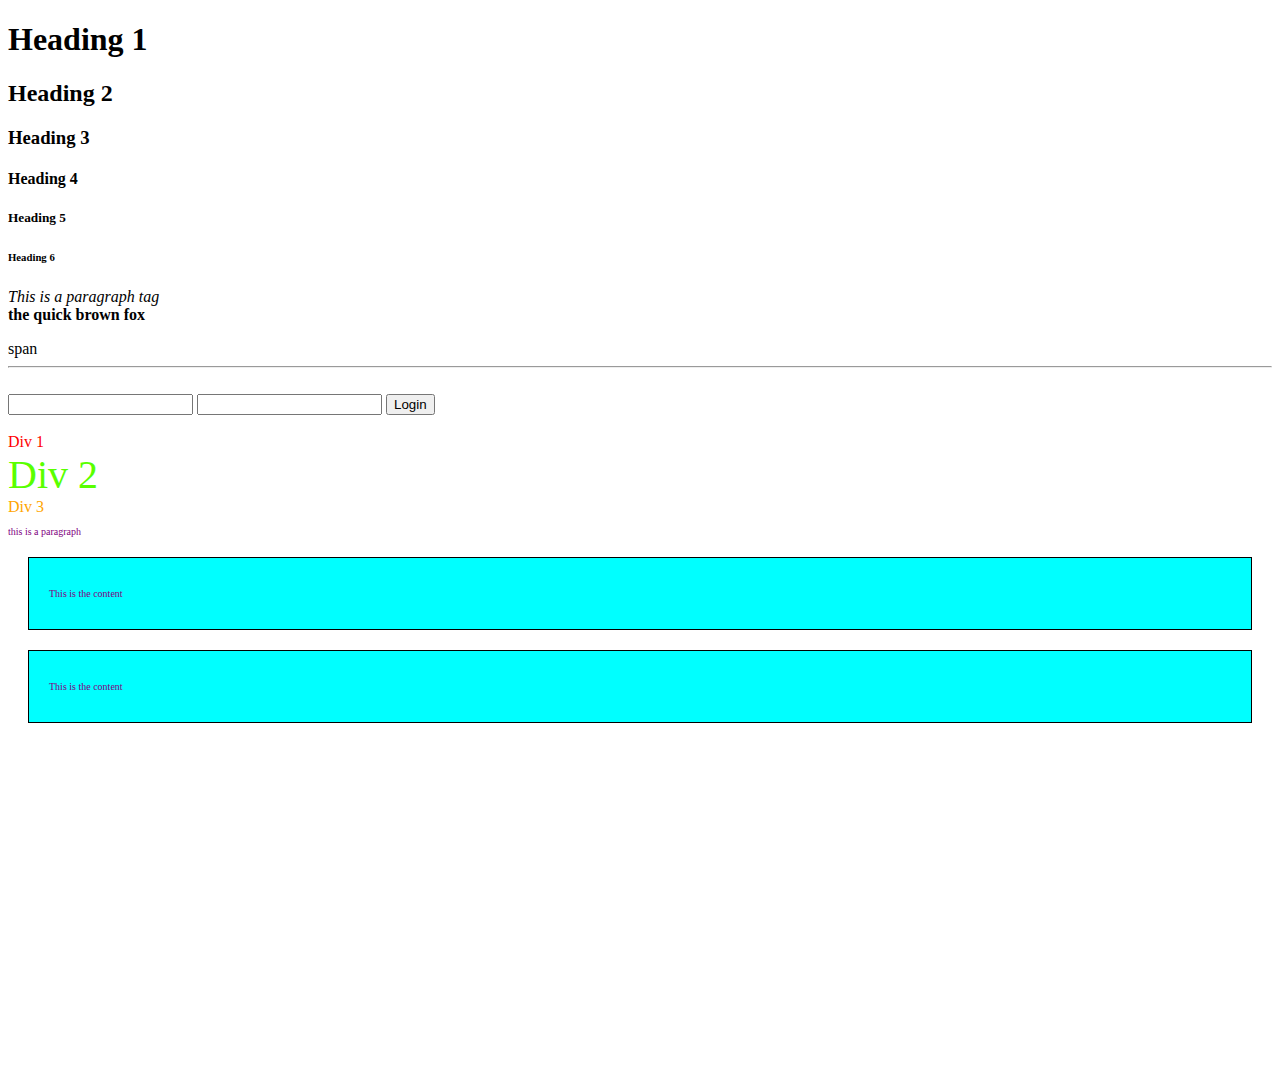
<file: index.html>
<!DOCTYPE html>
<html lang="en">
<head>
    <meta charset="UTF-8">
    <meta name="viewport" content="width=device-width, initial-scale=1.0">
    <title>Document</title>

    <!-- CSS = Styling html -->
    <!-- Internal CSS: Should be in the header -->
    <style>

        /* div {
            color: rgb(43, 0, 255);
            font-size: 14px;
        } */

        .box {
            color: rgb(89, 255, 0);
            font-size:40px;
        }

        #boxid2 {
            color: orange;
        }
        
        div p {
            color: purple;
            font-size: 10px;
        }

        .boxbox {
            padding: 20px;
            background-color: aqua;
            border: 1px solid black;
            margin: 20px;
        }

    </style>

</head>
<body>

    <!-- General syntax -->
    <h1>Heading 1</h1>
    <h2>Heading 2</h2>
    <h3>Heading 3</h3>
    <h4>Heading 4</h4>
    <h5>Heading 5</h5>
    <h6>Heading 6</h6>

    <p><i>This is a paragraph tag</i><br><strong>the quick brown fox</strong></p>
    <span>span</span>
    <hr> 
    <br>
    <strong></strong>
    <i></i>

    <!-- For forms, login -->
    <form>
        <input type="email" name="email" class=""/>
        <input type="password" name="password" class=""/>
        <button>Login</button>
    </form>

    <br>

    <!-- Shows the main and div -->
    <main>
        <div style="color:red">
            Div 1
        </div>

        <div class="box">
            Div 2
        </div>

        <div id="boxid2">
            Div 3
        </div>

        <div>
            <p>this is a paragraph</p>
        </div>
    </main>
    
    <main>
        <div class="boxbox">
            <p>This is the content</p>
        </div>
        
        <div class="boxbox">
            <p>This is the content</p>
        </div>

        <iframe width="560" height="315" src="https://www.youtube.com/embed/F8Zs8xMTDzo?si=dUNNgYrEv4P1UXOo" title="YouTube video player" frameborder="0" allow="accelerometer; autoplay; clipboard-write; encrypted-media; gyroscope; picture-in-picture; web-share" referrerpolicy="strict-origin-when-cross-origin" allowfullscreen></iframe>
    </main>

</body>
</html>
</file>
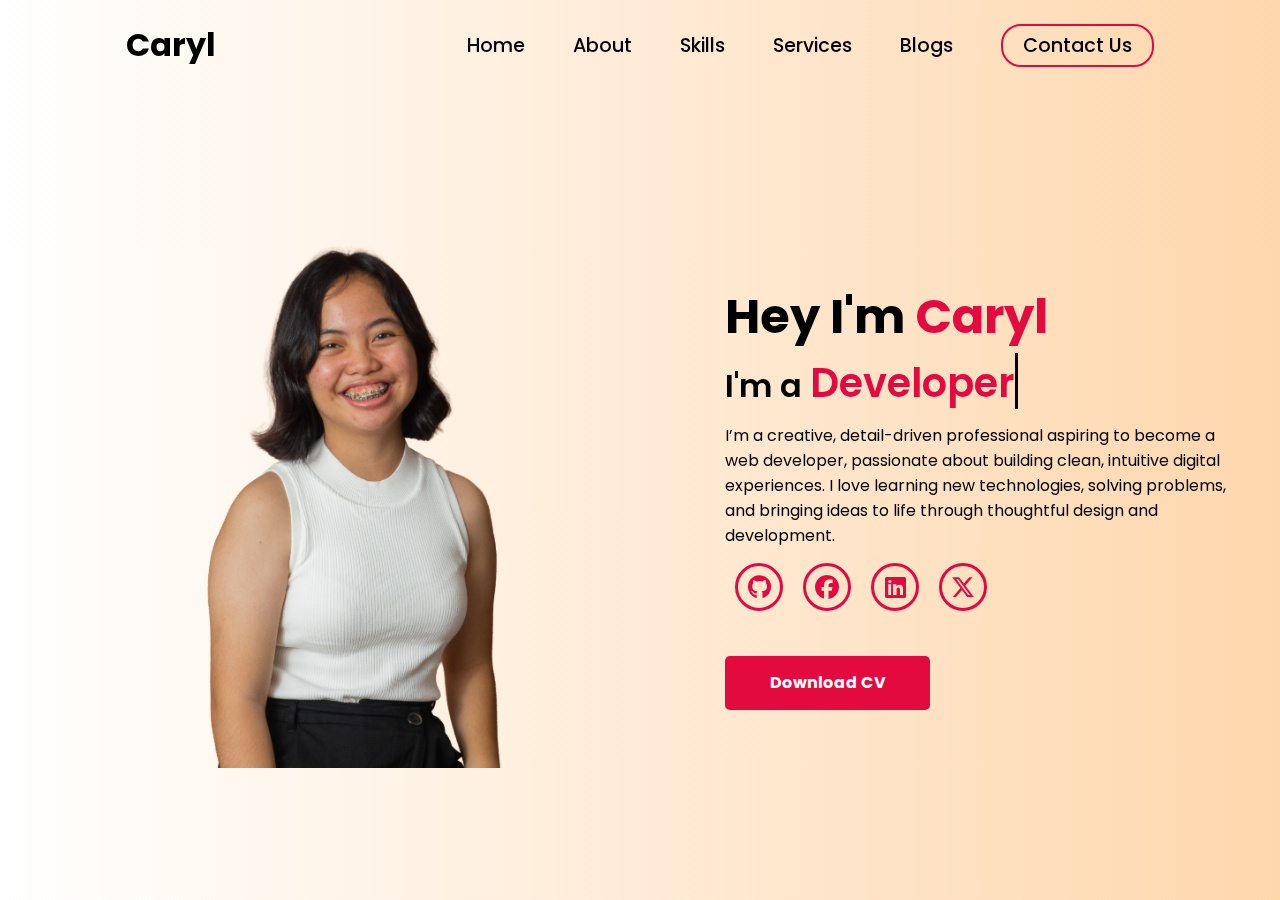
<file: Portfolio/index.html>
<!DOCTYPE html>
<html lang="en">
<head>
    <meta charset="UTF-8">
    <meta name="viewport" content="width=device-width, initial-scale=1.0">
    <link rel="stylesheet" href="https://cdnjs.cloudflare.com/ajax/libs/font-awesome/6.7.1/css/all.min.css">
    <title>Caryl Atienza</title>
    <link rel="stylesheet" href="style.css">
    <link rel="stylesheet" href="https://unpkg.com/aos@next/dist/aos.css" />
</head>
<body>
    <nav>
        <div class="nav-container">
            <div class="logo" data-aos="zoom-in" data-aos-duration="1000">
                <span>Caryl</span>
            </div>
            <div class="links">
                <div class="link" data-aos="fade-up" data-aos-duration="1000" data-aos-delay="100"><a href="#">Home</a></div>
                <div class="link" data-aos="fade-up" data-aos-duration="1000" data-aos-delay="200"><a href="#">About</a></div>
                <div class="link" data-aos="fade-up" data-aos-duration="1000" data-aos-delay="300"><a href="#">Skills</a></div>
                <div class="link" data-aos="fade-up" data-aos-duration="1000" data-aos-delay="400"><a href="#">Services</a></div>
                <div class="link" data-aos="fade-up" data-aos-duration="1000" data-aos-delay="500"><a href="#">Blogs</a></div>
                <div class="link contact-btn" data-aos="fade-up" data-aos-duration="1000" data-aos-delay="600"><a href="#">Contact Us</a></div>
            </div>
            <i class="fa-solid fa-bars hamburg" onclick="hamburg()"></i>
        </div>
        <div class="dropdown">
            <div class="links">
                <a href="">Home</a>
                <a href="">About</a>
                <a href="">Skills</a>
                <a href="">Services</a>
                <a href="">Blogs</a>
                <a href="">Contact Us</a>
                <i class="fa-solid fa-xmark cancel" onclick="cancel()"></i>
            </div>
        </div>
    </nav>
        <section>
            <div class="main-container">
                <div class="image" data-aos="zoom-in-right" data-aos-duration="2500">
                    <img src="main.png" alt="">
                </div>
                <div class="content">
                    <h1 data-aos="fade-left" data-aos-duration="1000" data-aos-delay="800">Hey I'm <span>Caryl</span></h1>
                    <div class="typewriter" data-aos="fade-right" data-aos-duration="1000" data-aos-delay="900">I'm a <span></span></div>
                    <p data-aos="flip-up" data-aos-duration="1000" data-aos-delay="1000">I’m a creative, detail-driven professional aspiring to become a web developer, passionate about building clean, intuitive digital experiences. I love learning new technologies, solving problems, and bringing ideas to life through thoughtful design and development.</p>
                    <div class="social-links" data-aos="flip-down" data-aos-duration="1000" data-aos-delay="1200">
                        <a href="#" ><i class="fa-brands fa-github"></i></a>
                        <a href="#"><i class="fa-brands fa-facebook"></i></a>
                        <a href="#"><i class="fa-brands fa-linkedin"></i></a>
                        <a href="#"><i class="fa-brands fa-x-twitter"></i></a>
                    </div>
                    <div class="btn" data-aos="zoom-out-left" data-aos-duration="1000" data-aos-delay="1300">
                        <button>Download CV</button>
                    </div>
                </div>
            </div>
        </section>
        <script src="https://unpkg.com/aos@next/dist/aos.js"></script>
        <script>
          AOS.init({offset:0});
        </script>
        <script>
            function hamburg(){
                const navbar = document.querySelector(".dropdown")
                navbar.style.transform = "translateY(0px)"
            }
            function cancel(){
                const navbar = document.querySelector(".dropdown")
                navbar.style.transform = "translateY(-500px)"
            }
        </script>
</body>
</html>
</file>
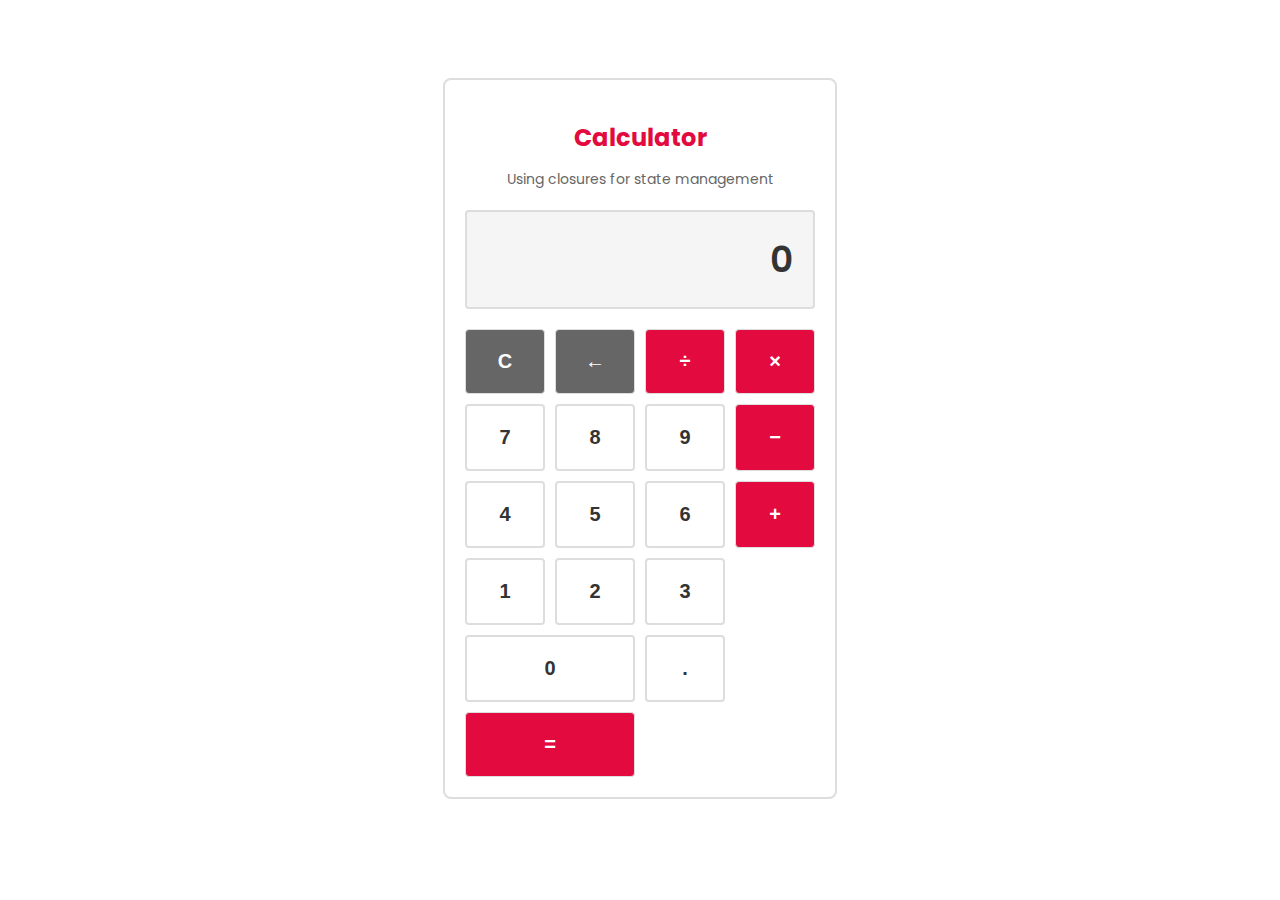
<file: Calcutor with Closure.html>
<!DOCTYPE html>
<html lang="en">
<head>
    <meta charset="UTF-8">
    <meta name="viewport" content="width=device-width, initial-scale=1.0">
    <title>Calculator with Closures</title>
    <link href="https://fonts.googleapis.com/css2?family=Poppins:wght@400;600&display=swap" rel="stylesheet">
    <style>
        body {
            font-family: "Poppins", sans-serif;
            background: white;
            padding: 20px;
        }

        .container {
            max-width: 350px;
            margin: 50px auto;
            padding: 20px;
            border: 2px solid #ddd;
            border-radius: 8px;
        }

        h2 {
            text-align: center;
            color: rgb(227, 10, 64);
            margin-bottom: 10px;
        }

        p {
            text-align: center;
            font-size: 14px;
            color: #666;
            margin-bottom: 20px;
        }

        .display {
            background: #f5f5f5;
            padding: 20px;
            border-radius: 4px;
            text-align: right;
            margin-bottom: 20px;
            font-size: 36px;
            font-weight: 600;
            color: #333;
            border: 2px solid #ddd;
            min-height: 50px;
        }

        .button-grid {
            display: grid;
            grid-template-columns: repeat(4, 1fr);
            gap: 10px;
        }

        button {
            padding: 20px;
            background: #f5f5f5;
            color: #333;
            border: 1px solid #ddd;
            border-radius: 4px;
            font-size: 20px;
            cursor: pointer;
            font-weight: 600;
        }

        button:hover {
            background: #e5e5e5;
        }

        .operator {
            background: rgb(227, 10, 64);
            color: white;
        }

        .operator:hover {
            background: rgb(200, 8, 55);
        }

        .number {
            background: white;
            border: 2px solid #ddd;
        }

        .number:hover {
            background: #f9f9f9;
        }

        .zero {
            grid-column: span 2;
        }

        .clear {
            background: #666;
            color: white;
        }

        .clear:hover {
            background: #555;
        }

        .equals {
            background: rgb(227, 10, 64);
            color: white;
            grid-column: span 2;
        }

        .equals:hover {
            background: rgb(200, 8, 55);
        }
    </style>
</head>

<body>

<div class="container">
    <h2>Calculator</h2>
    <p>Using closures for state management</p>

    <div class="display" id="display">0</div>

    <div class="button-grid">
        <button class="clear" onclick="clearDisplay()">C</button>
        <button class="clear" onclick="deleteDigit()">←</button>
        <button class="operator" onclick="setOperator('/')">÷</button>
        <button class="operator" onclick="setOperator('*')">×</button>

        <button class="number" onclick="appendNumber('7')">7</button>
        <button class="number" onclick="appendNumber('8')">8</button>
        <button class="number" onclick="appendNumber('9')">9</button>
        <button class="operator" onclick="setOperator('-')">−</button>

        <button class="number" onclick="appendNumber('4')">4</button>
        <button class="number" onclick="appendNumber('5')">5</button>
        <button class="number" onclick="appendNumber('6')">6</button>
        <button class="operator" onclick="setOperator('+')">+</button>

        <button class="number" onclick="appendNumber('1')">1</button>
        <button class="number" onclick="appendNumber('2')">2</button>
        <button class="number" onclick="appendNumber('3')">3</button>

        <button class="number zero" onclick="appendNumber('0')">0</button>
        <button class="number" onclick="appendNumber('.')">.</button>
        <button class="equals" onclick="calculate()">=</button>
    </div>
</div>

<script>
    // Calculator using closures to maintain private state
    function createCalculator() {
        let currentValue = "0";
        let previousValue = null;
        let operator = null;
        let shouldResetDisplay = false;

        return {
            appendNumber: function(num) {
                if (shouldResetDisplay) {
                    currentValue = num;
                    shouldResetDisplay = false;
                } else {
                    if (currentValue === "0" && num !== ".") {
                        currentValue = num;
                    } else {
                        if (num === "." && currentValue.includes(".")) return currentValue;
                        currentValue += num;
                    }
                }
                return currentValue;
            },

            setOperator: function(op) {
                if (previousValue === null) {
                    previousValue = parseFloat(currentValue);
                } else if (operator) {
                    previousValue = this.performCalculation();
                }
                operator = op;
                shouldResetDisplay = true;
                return currentValue;
            },

            performCalculation: function() {
                let current = parseFloat(currentValue);
                let result;

                switch(operator) {
                    case '+':
                        result = previousValue + current;
                        break;
                    case '-':
                        result = previousValue - current;
                        break;
                    case '*':
                        result = previousValue * current;
                        break;
                    case '/':
                        if (current === 0) {
                            alert("Cannot divide by zero!");
                            return previousValue;
                        }
                        result = previousValue / current;
                        break;
                    default:
                        return current;
                }
                return result;
            },

            calculate: function() {
                if (operator === null || previousValue === null) {
                    return currentValue;
                }
                currentValue = String(this.performCalculation());
                operator = null;
                previousValue = null;
                shouldResetDisplay = true;
                return currentValue;
            },

            clear: function() {
                currentValue = "0";
                previousValue = null;
                operator = null;
                shouldResetDisplay = false;
                return currentValue;
            },

            deleteDigit: function() {
                if (currentValue.length > 1) {
                    currentValue = currentValue.slice(0, -1);
                } else {
                    currentValue = "0";
                }
                return currentValue;
            },

            getCurrentValue: function() {
                return currentValue;
            }
        };
    }

    // Create calculator instance using closure
    const calc = createCalculator();

    function updateDisplay() {
        document.getElementById("display").innerText = calc.getCurrentValue();
    }

    function appendNumber(num) {
        calc.appendNumber(num);
        updateDisplay();
    }

    function setOperator(op) {
        calc.setOperator(op);
        updateDisplay();
    }

    function calculate() {
        calc.calculate();
        updateDisplay();
    }

    function clearDisplay() {
        calc.clear();
        updateDisplay();
    }

    function deleteDigit() {
        calc.deleteDigit();
        updateDisplay();
    }
</script>

</body>
</html>
</file>
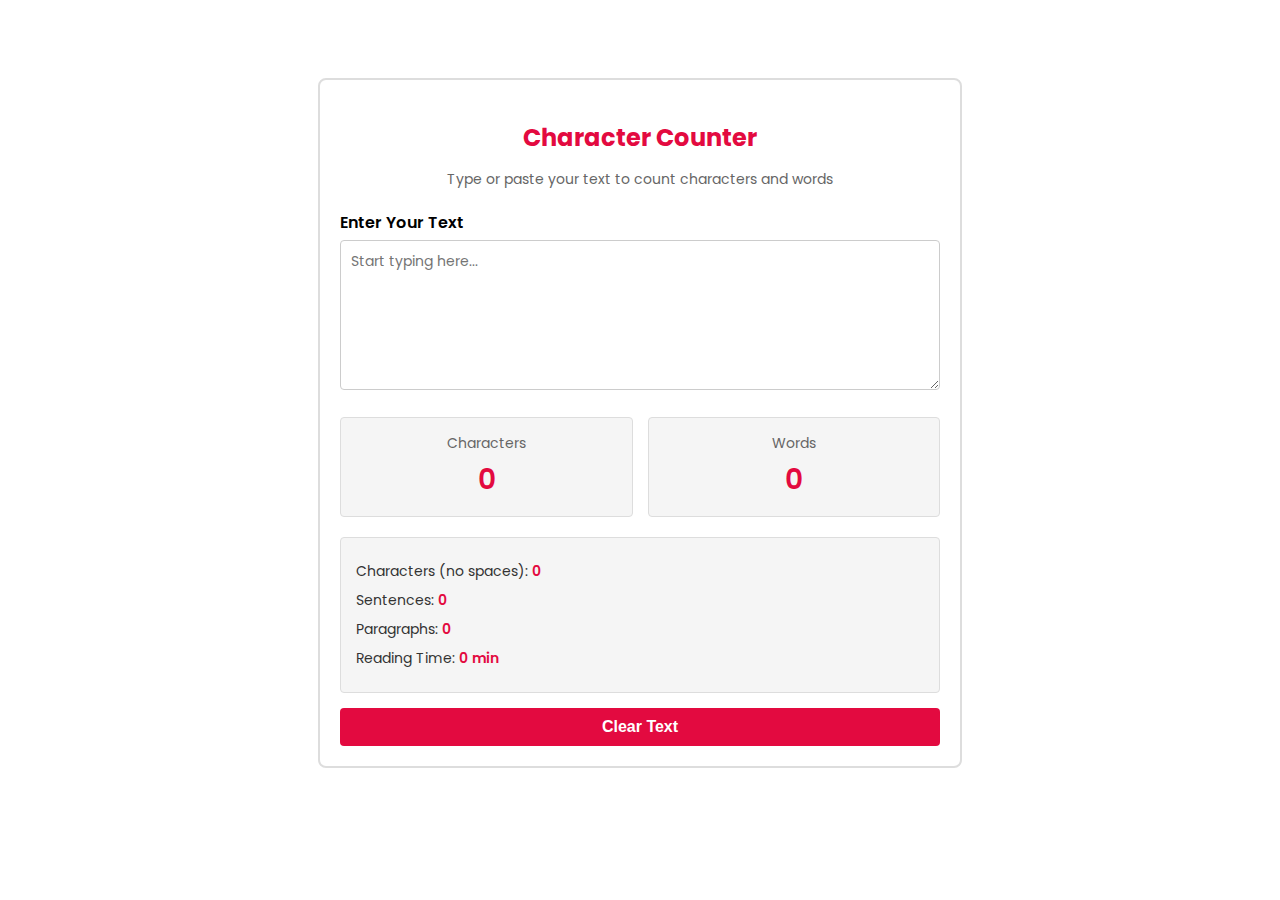
<file: character counter.html>
<!DOCTYPE html>
<html lang="en">
<head>
    <meta charset="UTF-8">
    <meta name="viewport" content="width=device-width, initial-scale=1.0">
    <title>Character Counter</title>
    <link href="https://fonts.googleapis.com/css2?family=Poppins:wght@400;600&display=swap" rel="stylesheet">
    <style>
        body {
            font-family: "Poppins", sans-serif;
            background: white;
            padding: 20px;
        }

        .container {
            max-width: 600px;
            margin: 50px auto;
            padding: 20px;
            border: 2px solid #ddd;
            border-radius: 8px;
        }

        h2 {
            text-align: center;
            color: rgb(227, 10, 64);
            margin-bottom: 10px;
        }

        p {
            text-align: center;
            font-size: 14px;
            color: #666;
            margin-bottom: 20px;
        }

        label {
            display: block;
            margin-bottom: 5px;
            font-weight: 600;
        }

        textarea {
            width: 100%;
            padding: 10px;
            border: 1px solid #ccc;
            border-radius: 4px;
            font-size: 14px;
            box-sizing: border-box;
            font-family: "Poppins", sans-serif;
            resize: vertical;
            min-height: 150px;
        }

        textarea:focus {
            outline: none;
            border-color: rgb(227, 10, 64);
        }

        .stats {
            display: grid;
            grid-template-columns: repeat(2, 1fr);
            gap: 15px;
            margin-top: 20px;
        }

        .stat-box {
            background: #f5f5f5;
            padding: 15px;
            border-radius: 4px;
            text-align: center;
            border: 1px solid #ddd;
        }

        .stat-label {
            font-size: 14px;
            color: #666;
            margin-bottom: 5px;
        }

        .stat-value {
            font-size: 28px;
            font-weight: 600;
            color: rgb(227, 10, 64);
        }

        .additional-stats {
            margin-top: 20px;
            background: #f5f5f5;
            padding: 15px;
            border-radius: 4px;
            border: 1px solid #ddd;
        }

        .additional-stats p {
            text-align: left;
            margin: 8px 0;
            font-size: 14px;
            color: #333;
        }

        .stat-number {
            font-weight: 600;
            color: rgb(227, 10, 64);
        }

        button {
            width: 100%;
            margin-top: 15px;
            padding: 10px;
            background: rgb(227, 10, 64);
            color: white;
            border: none;
            border-radius: 4px;
            font-size: 16px;
            cursor: pointer;
            font-weight: 600;
        }

        button:hover {
            background: rgb(200, 8, 55);
        }
    </style>
</head>

<body>

<div class="container">
    <h2>Character Counter</h2>
    <p>Type or paste your text to count characters and words</p>

    <label>Enter Your Text</label>
    <textarea id="textInput" placeholder="Start typing here..." oninput="updateCount()"></textarea>

    <div class="stats">
        <div class="stat-box">
            <div class="stat-label">Characters</div>
            <div class="stat-value" id="charCount">0</div>
        </div>

        <div class="stat-box">
            <div class="stat-label">Words</div>
            <div class="stat-value" id="wordCount">0</div>
        </div>
    </div>

    <div class="additional-stats">
        <p>Characters (no spaces): <span class="stat-number" id="charNoSpace">0</span></p>
        <p>Sentences: <span class="stat-number" id="sentenceCount">0</span></p>
        <p>Paragraphs: <span class="stat-number" id="paragraphCount">0</span></p>
        <p>Reading Time: <span class="stat-number" id="readingTime">0 min</span></p>
    </div>

    <button onclick="clearText()">Clear Text</button>
</div>

<script>
    function updateCount() {
        let text = document.getElementById("textInput").value;

        // Character count
        let charCount = text.length;
        document.getElementById("charCount").innerText = charCount;

        // Character count without spaces
        let charNoSpace = text.replace(/\s/g, '').length;
        document.getElementById("charNoSpace").innerText = charNoSpace;

        // Word count
        let words = text.trim().split(/\s+/);
        let wordCount = text.trim() === '' ? 0 : words.length;
        document.getElementById("wordCount").innerText = wordCount;

        // Sentence count
        let sentences = text.split(/[.!?]+/).filter(sentence => sentence.trim().length > 0);
        let sentenceCount = sentences.length;
        document.getElementById("sentenceCount").innerText = sentenceCount;

        // Paragraph count
        let paragraphs = text.split(/\n+/).filter(para => para.trim().length > 0);
        let paragraphCount = paragraphs.length;
        document.getElementById("paragraphCount").innerText = paragraphCount;

        // Reading time (average 200 words per minute)
        let readingTime = Math.ceil(wordCount / 200);
        if (readingTime === 0 && wordCount > 0) {
            readingTime = 1;
        }
        document.getElementById("readingTime").innerText = readingTime + " min";
    }

    function clearText() {
        document.getElementById("textInput").value = "";
        updateCount();
    }

    // Initialize counts
    updateCount();
</script>

</body>
</html>
</file>
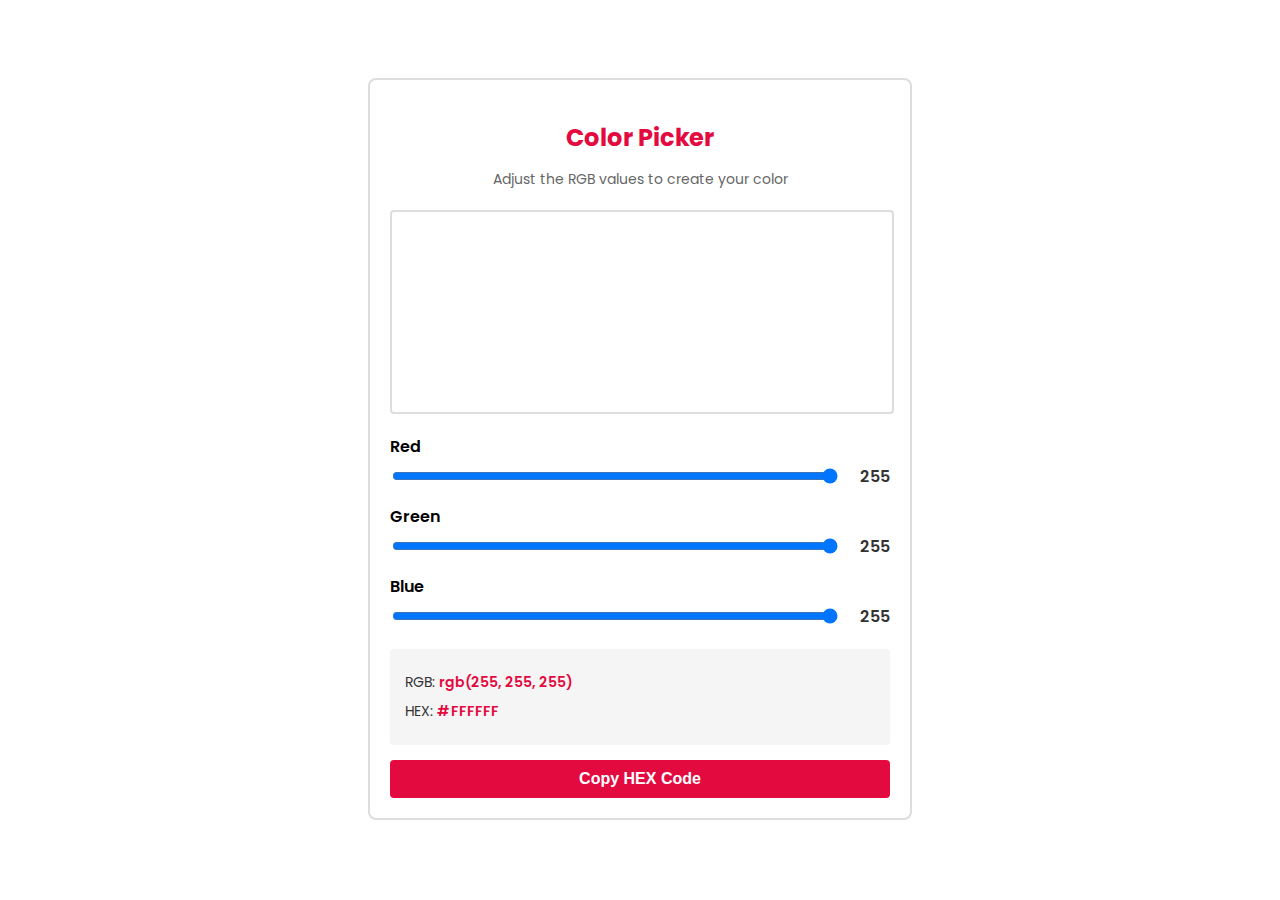
<file: color picker.html>
<!DOCTYPE html>
<html lang="en">
<head>
    <meta charset="UTF-8">
    <meta name="viewport" content="width=device-width, initial-scale=1.0">
    <title>Color Picker</title>
    <link href="https://fonts.googleapis.com/css2?family=Poppins:wght@400;600&display=swap" rel="stylesheet">
    <style>
        body {
            font-family: "Poppins", sans-serif;
            background: white;
            padding: 20px;
        }

        .container {
            max-width: 500px;
            margin: 50px auto;
            padding: 20px;
            border: 2px solid #ddd;
            border-radius: 8px;
        }

        h2 {
            text-align: center;
            color: rgb(227, 10, 64);
            margin-bottom: 10px;
        }

        p {
            text-align: center;
            font-size: 14px;
            color: #666;
            margin-bottom: 20px;
        }

        .color-display {
            width: 100%;
            height: 200px;
            border: 2px solid #ddd;
            border-radius: 4px;
            margin-bottom: 20px;
            background: #ffffff;
        }

        .controls {
            margin-bottom: 20px;
        }

        .control-group {
            margin-bottom: 15px;
        }

        label {
            display: block;
            margin-bottom: 5px;
            font-weight: 600;
        }

        .slider-container {
            display: flex;
            align-items: center;
            gap: 10px;
        }

        input[type="range"] {
            flex: 1;
            height: 8px;
            border-radius: 4px;
            outline: none;
        }

        input[type="range"]::-webkit-slider-thumb {
            width: 20px;
            height: 20px;
            border-radius: 50%;
            background: rgb(227, 10, 64);
            cursor: pointer;
        }

        input[type="range"]::-moz-range-thumb {
            width: 20px;
            height: 20px;
            border-radius: 50%;
            background: rgb(227, 10, 64);
            cursor: pointer;
            border: none;
        }

        .value-display {
            min-width: 40px;
            text-align: right;
            font-weight: 600;
            color: #333;
        }

        .color-info {
            background: #f5f5f5;
            padding: 15px;
            border-radius: 4px;
            margin-top: 20px;
        }

        .color-info p {
            text-align: left;
            margin: 8px 0;
            font-size: 14px;
            color: #333;
        }

        .color-code {
            font-weight: 600;
            color: rgb(227, 10, 64);
        }

        button {
            width: 100%;
            margin-top: 15px;
            padding: 10px;
            background: rgb(227, 10, 64);
            color: white;
            border: none;
            border-radius: 4px;
            font-size: 16px;
            cursor: pointer;
            font-weight: 600;
        }

        button:hover {
            background: rgb(200, 8, 55);
        }

        .copied {
            background: #28a745;
            text-align: center;
            color: white;
            padding: 10px;
            border-radius: 4px;
            margin-top: 10px;
            display: none;
        }
    </style>
</head>

<body>

<div class="container">
    <h2>Color Picker</h2>
    <p>Adjust the RGB values to create your color</p>

    <div class="color-display" id="colorDisplay"></div>

    <div class="controls">
        <div class="control-group">
            <label>Red</label>
            <div class="slider-container">
                <input type="range" id="redSlider" min="0" max="255" value="255" oninput="updateColor()">
                <span class="value-display" id="redValue">255</span>
            </div>
        </div>

        <div class="control-group">
            <label>Green</label>
            <div class="slider-container">
                <input type="range" id="greenSlider" min="0" max="255" value="255" oninput="updateColor()">
                <span class="value-display" id="greenValue">255</span>
            </div>
        </div>

        <div class="control-group">
            <label>Blue</label>
            <div class="slider-container">
                <input type="range" id="blueSlider" min="0" max="255" value="255" oninput="updateColor()">
                <span class="value-display" id="blueValue">255</span>
            </div>
        </div>
    </div>

    <div class="color-info">
        <p>RGB: <span class="color-code" id="rgbDisplay">rgb(255, 255, 255)</span></p>
        <p>HEX: <span class="color-code" id="hexDisplay">#FFFFFF</span></p>
    </div>

    <button onclick="copyHexCode()">Copy HEX Code</button>

    <div class="copied" id="copiedMessage">Copied to clipboard!</div>
</div>

<script>
    function updateColor() {
        let red = document.getElementById("redSlider").value;
        let green = document.getElementById("greenSlider").value;
        let blue = document.getElementById("blueSlider").value;

        document.getElementById("redValue").innerText = red;
        document.getElementById("greenValue").innerText = green;
        document.getElementById("blueValue").innerText = blue;

        let rgbColor = `rgb(${red}, ${green}, ${blue})`;
        document.getElementById("colorDisplay").style.background = rgbColor;
        document.getElementById("rgbDisplay").innerText = rgbColor;

        let hexColor = rgbToHex(parseInt(red), parseInt(green), parseInt(blue));
        document.getElementById("hexDisplay").innerText = hexColor;
    }

    function rgbToHex(r, g, b) {
        let redHex = r.toString(16).padStart(2, '0');
        let greenHex = g.toString(16).padStart(2, '0');
        let blueHex = b.toString(16).padStart(2, '0');
        return `#${redHex}${greenHex}${blueHex}`.toUpperCase();
    }

    function copyHexCode() {
        let hexCode = document.getElementById("hexDisplay").innerText;
        navigator.clipboard.writeText(hexCode).then(function() {
            let message = document.getElementById("copiedMessage");
            message.style.display = "block";
            setTimeout(function() {
                message.style.display = "none";
            }, 2000);
        });
    }

    updateColor();
</script>

</body>
</html>
</file>
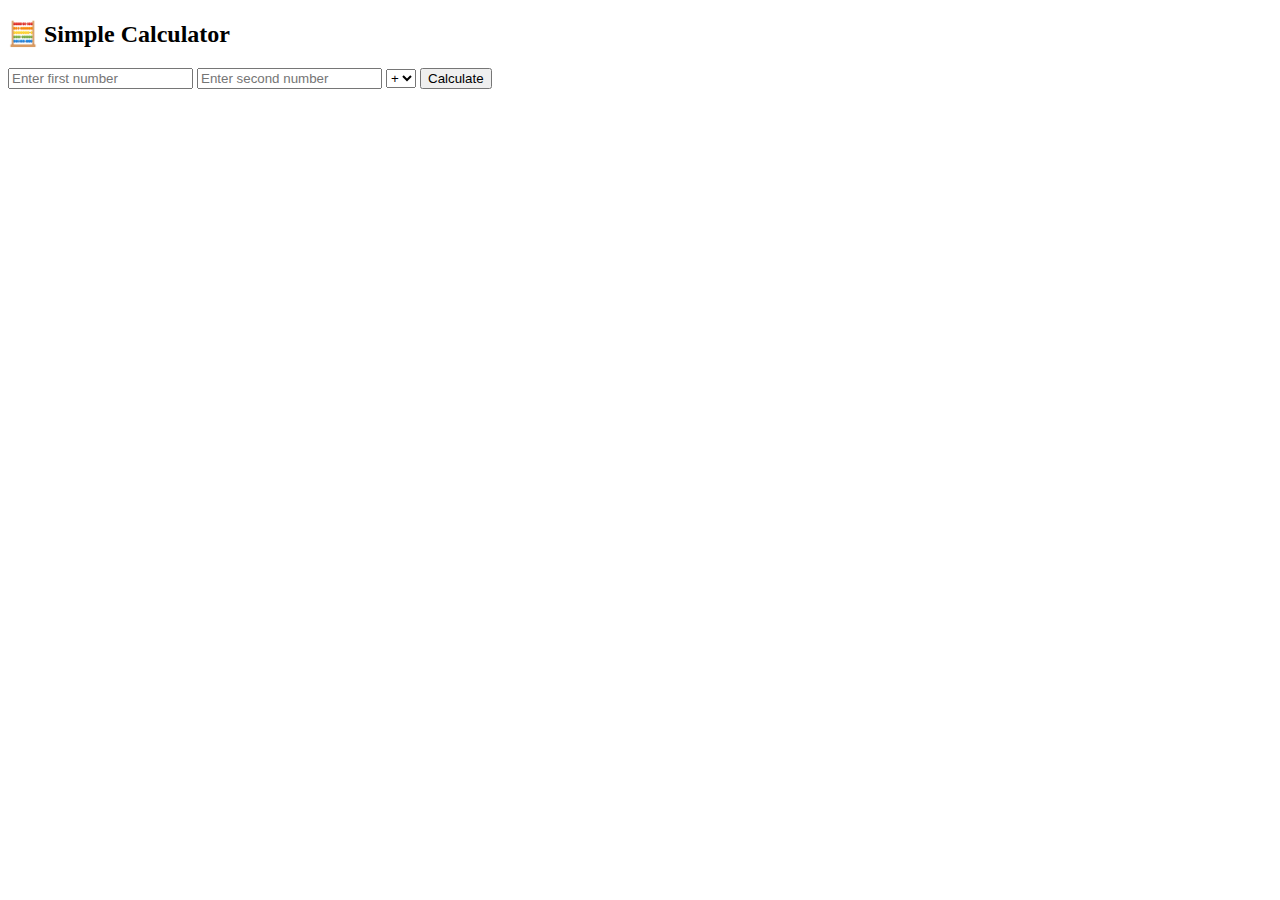
<file: Debugging BuggyCalc.html>
<!DOCTYPE html>
<html lang="en">
<head>
  <meta charset="UTF-8">
  <title>Buggy Calculator</title>
</head>
<body>
  <h2>🧮 Simple Calculator</h2>
  
  <input id="num1" placeholder="Enter first number">
  <input id="num2" placeholder="Enter second number">
  
  <select id="operator">
    <option value="+">+</option>
    <option value="-">-</option>
    <option value="*">*</option>
    <option value="/">/</option>
  </select>
  
  <button onclick="calculate()">Calculate</button>
  <p id="result"></p>
  <script>
    function calculate() {
      const num1 = document.getElementById("num1").value;   // Fixed: getElementById
      const num2 = document.querySelector("#num2").value;   // Fixed: Added #
      const operator = document.getElementById("operator").value;
      
      try {
        if (num1 === "" || num2 === "") {
          throw new Error("Please enter both numbers");  // Fixed: throw Error object
        }
        
        // Convert strings to numbers
        const n1 = parseFloat(num1);
        const n2 = parseFloat(num2);
        let result;  // Fixed: Declared variable
        
        if (operator === "+") {                 // Fixed: === for comparison
          result = n1 + n2;                     // Fixed: Using numbers not strings
        } else if (operator === "-") {
          result = n1 - n2;
        } else if (operator === "*") {
          result = n1 * n2;
        } else if (operator === "/") {
          if (n2 === 0) throw new Error("Division by zero!");
          result = n1 / n2;
        }
        
        document.getElementById("result").innerText = "Result: " + result;
      } catch(err) {
        document.getElementById("result").innerText = "Error: " + err.message;
      }
    }
  </script>
</body>
</html>
</file>
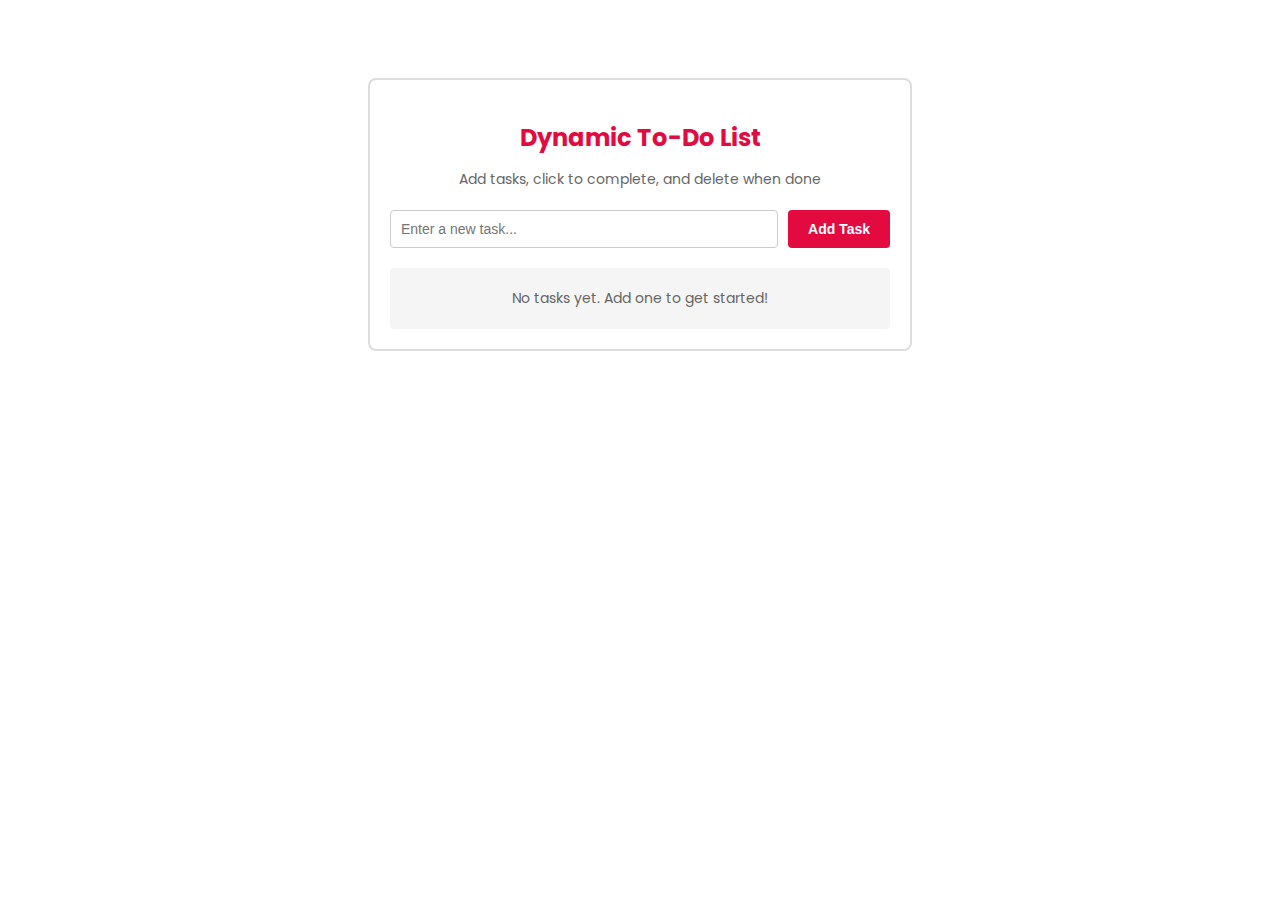
<file: Dynamic To-Do List.html>
<!DOCTYPE html>
<html lang="en">
<head>
    <meta charset="UTF-8">
    <meta name="viewport" content="width=device-width, initial-scale=1.0">
    <title>Dynamic To-Do List</title>
    <link href="https://fonts.googleapis.com/css2?family=Poppins:wght@400;600&display=swap" rel="stylesheet">
    <style>
        body {
            font-family: "Poppins", sans-serif;
            background: white;
            padding: 20px;
        }

        .container {
            max-width: 500px;
            margin: 50px auto;
            padding: 20px;
            border: 2px solid #ddd;
            border-radius: 8px;
        }

        h2 {
            text-align: center;
            color: rgb(227, 10, 64);
            margin-bottom: 10px;
        }

        p {
            text-align: center;
            font-size: 14px;
            color: #666;
            margin-bottom: 20px;
        }

        .input-section {
            display: flex;
            gap: 10px;
            margin-bottom: 20px;
        }

        input[type="text"] {
            flex: 1;
            padding: 10px;
            border: 1px solid #ccc;
            border-radius: 4px;
            font-size: 14px;
            box-sizing: border-box;
        }

        input[type="text"]:focus {
            outline: none;
            border-color: rgb(227, 10, 64);
        }

        button {
            padding: 10px 20px;
            background: rgb(227, 10, 64);
            color: white;
            border: none;
            border-radius: 4px;
            font-size: 14px;
            cursor: pointer;
            font-weight: 600;
        }

        button:hover {
            background: rgb(200, 8, 55);
        }

        .todo-list {
            list-style: none;
            padding: 0;
            margin: 0;
        }

        .todo-item {
            display: flex;
            align-items: center;
            gap: 10px;
            padding: 12px;
            background: #f5f5f5;
            border: 1px solid #ddd;
            border-radius: 4px;
            margin-bottom: 10px;
            transition: background 0.2s;
        }

        .todo-item.completed {
            background: #d4edda;
            border-color: #c3e6cb;
        }

        .check-btn {
            width: 24px;
            height: 24px;
            border: 2px solid #ccc;
            border-radius: 4px;
            background: white;
            cursor: pointer;
            display: flex;
            align-items: center;
            justify-content: center;
            font-size: 16px;
            flex-shrink: 0;
        }

        .todo-item.completed .check-btn {
            background: #28a745;
            border-color: #28a745;
            color: white;
        }

        .todo-text {
            flex: 1;
            font-size: 14px;
            color: #333;
        }

        .todo-item.completed .todo-text {
            text-decoration: line-through;
            color: #666;
        }

        .action-buttons {
            display: flex;
            gap: 5px;
        }

        .delete-btn {
            padding: 6px 10px;
            background: #dc3545;
            color: white;
            border: none;
            border-radius: 4px;
            font-size: 16px;
            cursor: pointer;
            display: flex;
            align-items: center;
            justify-content: center;
        }

        .delete-btn:hover {
            background: #c82333;
        }

        .empty-message {
            text-align: center;
            color: #666;
            font-size: 14px;
            padding: 20px;
            background: #f5f5f5;
            border-radius: 4px;
        }
    </style>
</head>

<body>

<div class="container">
    <h2>Dynamic To-Do List</h2>
    <p>Add tasks, click to complete, and delete when done</p>

    <div class="input-section">
        <input type="text" id="taskInput" placeholder="Enter a new task..." onkeypress="handleEnter(event)">
        <button onclick="addTask()">Add Task</button>
    </div>

    <ul class="todo-list" id="todoList">
        <li class="empty-message">No tasks yet. Add one to get started!</li>
    </ul>
</div>

<script>
    let tasks = [];

    function addTask() {
        let taskInput = document.getElementById("taskInput");
        let taskText = taskInput.value.trim();

        if (taskText === "") {
            alert("Please enter a task!");
            return;
        }

        let task = {
            text: taskText,
            completed: false
        };

        tasks.push(task);
        taskInput.value = "";
        renderTasks();
    }

    function toggleTask(index) {
        tasks[index].completed = !tasks[index].completed;
        renderTasks();
    }

    function deleteTask(index) {
        tasks.splice(index, 1);
        renderTasks();
    }

    function renderTasks() {
        let todoList = document.getElementById("todoList");
        todoList.innerHTML = "";

        if (tasks.length === 0) {
            todoList.innerHTML = '<li class="empty-message">No tasks yet. Add one to get started!</li>';
            return;
        }

        tasks.forEach((task, index) => {
            let li = document.createElement("li");
            li.className = "todo-item" + (task.completed ? " completed" : "");

            let checkBtn = document.createElement("div");
            checkBtn.className = "check-btn";
            checkBtn.innerHTML = task.completed ? "✓" : "";
            checkBtn.onclick = function() {
                toggleTask(index);
            };

            let textSpan = document.createElement("span");
            textSpan.className = "todo-text";
            textSpan.innerText = task.text;

            let actionButtons = document.createElement("div");
            actionButtons.className = "action-buttons";

            let deleteBtn = document.createElement("button");
            deleteBtn.className = "delete-btn";
            deleteBtn.innerHTML = "🗑️";
            deleteBtn.onclick = function() {
                deleteTask(index);
            };

            actionButtons.appendChild(deleteBtn);

            li.appendChild(checkBtn);
            li.appendChild(textSpan);
            li.appendChild(actionButtons);
            todoList.appendChild(li);
        });
    }

    function handleEnter(event) {
        if (event.key === "Enter") {
            addTask();
        }
    }

    renderTasks();
</script>

</body>
</html>
</file>
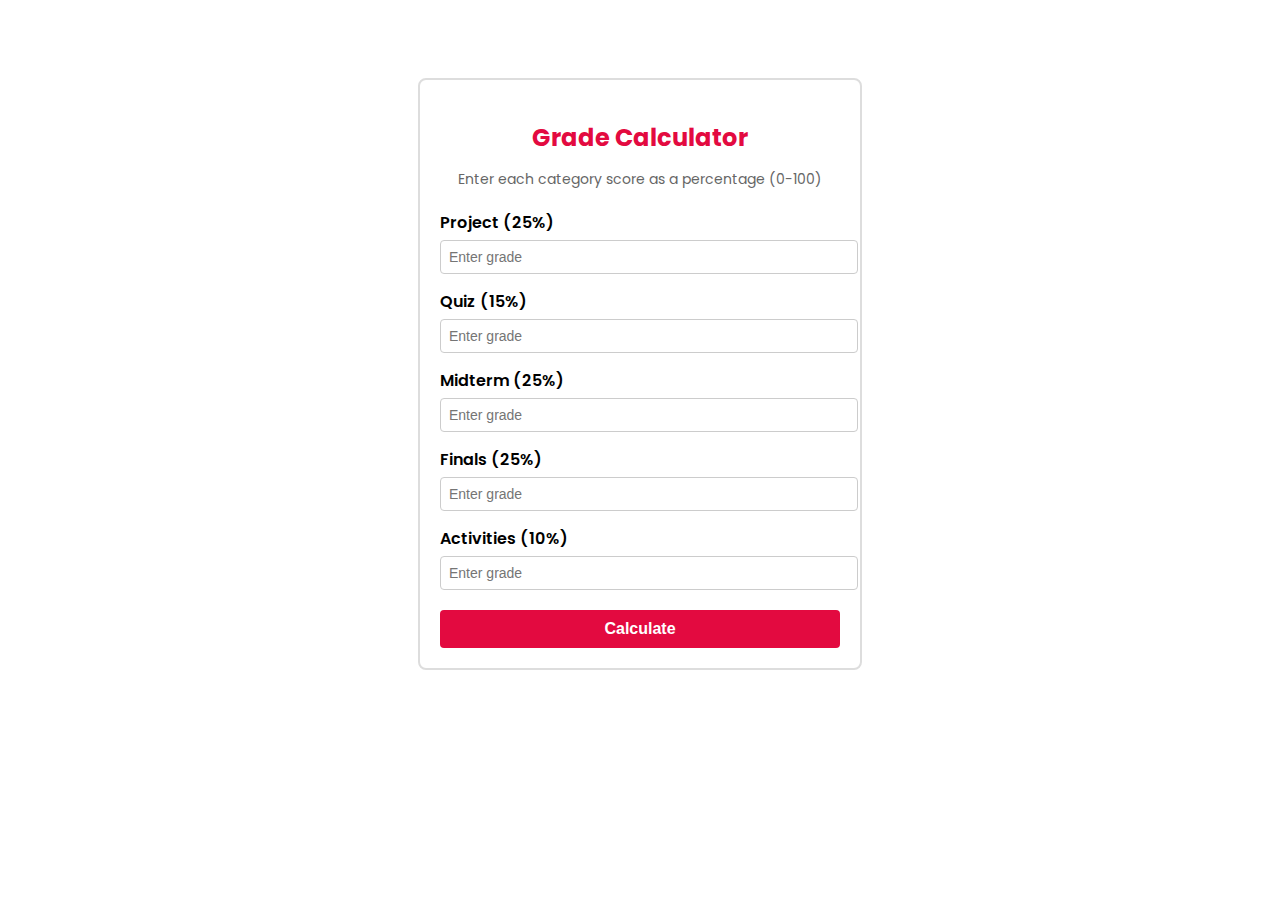
<file: Grade Calculator.html>
<!DOCTYPE html>
<html lang="en">
<head>
    <meta charset="UTF-8">
    <meta name="viewport" content="width=device-width, initial-scale=1.0">
    <title>Grade Calculator</title>
    <link href="https://fonts.googleapis.com/css2?family=Poppins:wght@400;600&display=swap" rel="stylesheet">
    <style>
        body {
            font-family: "Poppins", sans-serif;
            background: white;
            padding: 20px;
        }

        .container {
            max-width: 400px;
            margin: 50px auto;
            padding: 20px;
            border: 2px solid #ddd;
            border-radius: 8px;
        }

        h2 {
            text-align: center;
            color: rgb(227, 10, 64);
            margin-bottom: 10px;
        }

        p {
            text-align: center;
            font-size: 14px;
            color: #666;
            margin-bottom: 20px;
        }

        label {
            display: block;
            margin-top: 15px;
            margin-bottom: 5px;
            font-weight: 600;
        }

        input {
            width: 100%;
            padding: 8px;
            border: 1px solid #ccc;
            border-radius: 4px;
            font-size: 14px;
        }

        button {
            width: 100%;
            margin-top: 20px;
            padding: 10px;
            background: rgb(227, 10, 64);
            color: white;
            border: none;
            border-radius: 4px;
            font-size: 16px;
            cursor: pointer;
            font-weight: 600;
        }

        button:hover {
            background: rgb(200, 8, 55);
        }

        .result {
            margin-top: 20px;
            padding: 15px;
            background: #f5f5f5;
            border-radius: 4px;
            text-align: center;
        }

        .result p {
            margin: 5px 0;
            font-size: 16px;
            color: #333;
        }

        .hidden {
            display: none;
        }
    </style>
</head>

<body>

<div class="container">
    <h2>Grade Calculator</h2>
    <p>Enter each category score as a percentage (0-100)</p>

    <label>Project (25%)</label>
    <input type="number" id="project" placeholder="Enter grade">

    <label>Quiz (15%)</label>
    <input type="number" id="quiz" placeholder="Enter grade">

    <label>Midterm (25%)</label>
    <input type="number" id="midterm" placeholder="Enter grade">

    <label>Finals (25%)</label>
    <input type="number" id="finals" placeholder="Enter grade">

    <label>Activities (10%)</label>
    <input type="number" id="activities" placeholder="Enter grade">

    <button onclick="calculateGrade()">Calculate</button>

    <div id="result" class="result hidden">
        <p id="avg"></p>
        <p id="remarks"></p>
    </div>
</div>

<script>
    function calculateGrade() {
        let p = parseFloat(document.getElementById("project").value) || 0;
        let q = parseFloat(document.getElementById("quiz").value) || 0;
        let m = parseFloat(document.getElementById("midterm").value) || 0;
        let f = parseFloat(document.getElementById("finals").value) || 0;
        let a = parseFloat(document.getElementById("activities").value) || 0;

        let average = (p * 0.25) + (q * 0.15) + (m * 0.25) + (f * 0.25) + (a * 0.10);

        let remarks = average >= 75 ? "Passed" : "Failed";

        document.getElementById("result").classList.remove("hidden");
        document.getElementById("avg").innerText = "Average: " + average.toFixed(2) + "%";
        document.getElementById("remarks").innerText = "Remarks: " + remarks;
    }
</script>

</body>
</html>
</file>
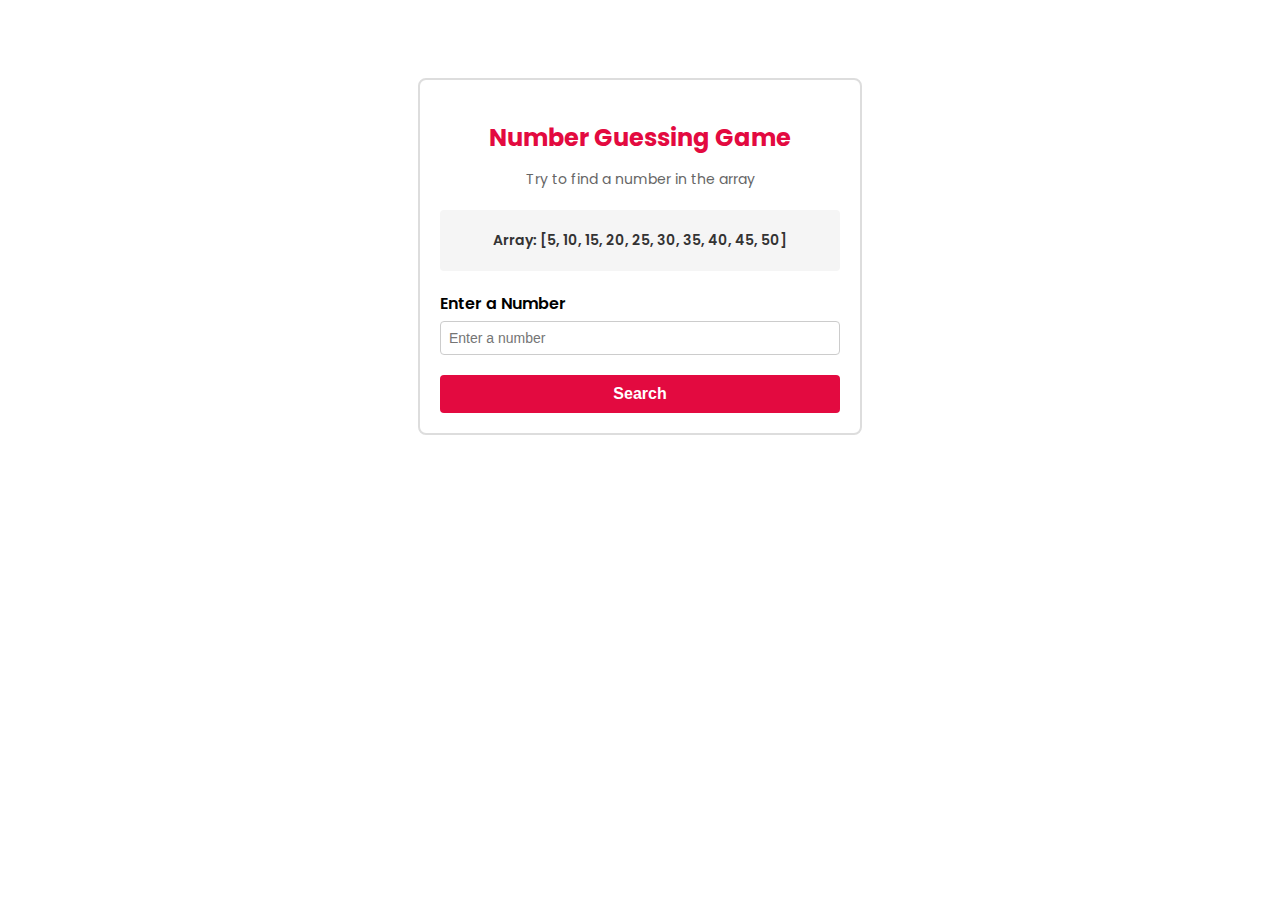
<file: Number Guessing Game.html>
<!DOCTYPE html>
<html lang="en">
<head>
    <meta charset="UTF-8">
    <meta name="viewport" content="width=device-width, initial-scale=1.0">
    <title>Number Guessing Game</title>
    <link href="https://fonts.googleapis.com/css2?family=Poppins:wght@400;600&display=swap" rel="stylesheet">
    <style>
        body {
            font-family: "Poppins", sans-serif;
            background: white;
            padding: 20px;
        }

        .container {
            max-width: 400px;
            margin: 50px auto;
            padding: 20px;
            border: 2px solid #ddd;
            border-radius: 8px;
        }

        h2 {
            text-align: center;
            color: rgb(227, 10, 64);
            margin-bottom: 10px;
        }

        p {
            text-align: center;
            font-size: 14px;
            color: #666;
            margin-bottom: 20px;
        }

        .array-display {
            background: #f5f5f5;
            padding: 15px;
            border-radius: 4px;
            text-align: center;
            margin-bottom: 20px;
        }

        .array-display p {
            margin: 5px 0;
            font-weight: 600;
            color: #333;
        }

        label {
            display: block;
            margin-top: 15px;
            margin-bottom: 5px;
            font-weight: 600;
        }

        input {
            width: 100%;
            padding: 8px;
            border: 1px solid #ccc;
            border-radius: 4px;
            font-size: 14px;
            box-sizing: border-box;
        }

        button {
            width: 100%;
            margin-top: 20px;
            padding: 10px;
            background: rgb(227, 10, 64);
            color: white;
            border: none;
            border-radius: 4px;
            font-size: 16px;
            cursor: pointer;
            font-weight: 600;
        }

        button:hover {
            background: rgb(200, 8, 55);
        }

        .result {
            margin-top: 20px;
            padding: 15px;
            background: #f5f5f5;
            border-radius: 4px;
            text-align: center;
        }

        .result p {
            margin: 5px 0;
            font-size: 16px;
            color: #333;
        }

        .hidden {
            display: none;
        }
    </style>
</head>

<body>

<div class="container">
    <h2>Number Guessing Game</h2>
    <p>Try to find a number in the array</p>

    <div class="array-display">
        <p>Array: [5, 10, 15, 20, 25, 30, 35, 40, 45, 50]</p>
    </div>

    <label>Enter a Number</label>
    <input type="number" id="numberInput" placeholder="Enter a number">

    <button onclick="searchNumber()">Search</button>

    <div id="result" class="result hidden"></div>
</div>

<script>
    let numbers = [5, 10, 15, 20, 25, 30, 35, 40, 45, 50];

    function searchNumber() {
        let input = parseFloat(document.getElementById("numberInput").value);

        if (isNaN(input)) {
            alert("Please enter a valid number.");
            return;
        }

        let index = numbers.indexOf(input);

        document.getElementById("result").classList.remove("hidden");

        if (index !== -1) {
            document.getElementById("result").innerHTML = 
                `<p>Data located at: index: ${index}</p>`;
        } else {
            document.getElementById("result").innerHTML = 
                `<p>Data is not in your array!</p>`;
        }
    }
</script>

</body>
</html>
</file>
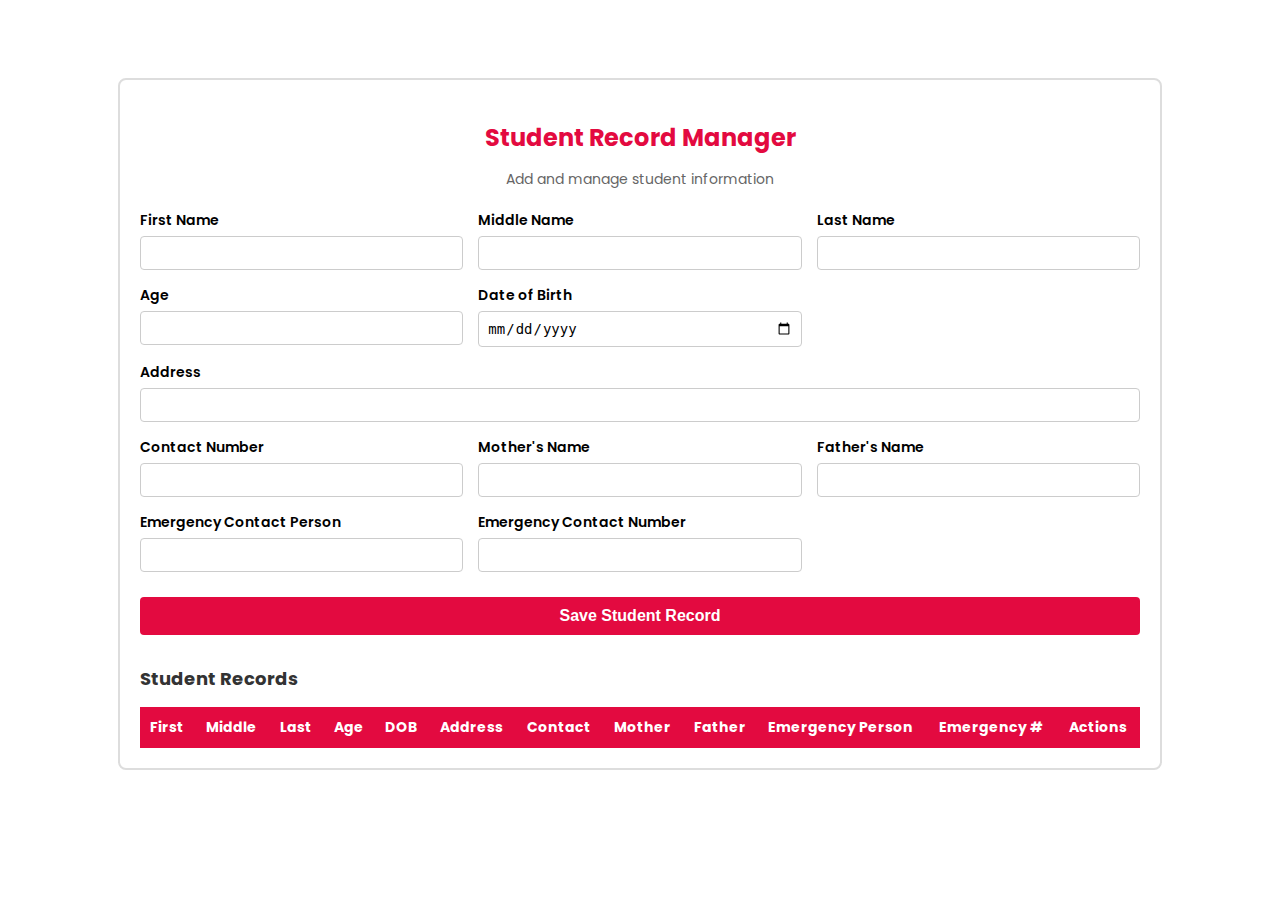
<file: Student Record Management.html>
<!DOCTYPE html>
<html lang="en">
<head>
    <meta charset="UTF-8">
    <meta name="viewport" content="width=device-width, initial-scale=1.0">
    <title>Student Record Manager</title>
    <link href="https://fonts.googleapis.com/css2?family=Poppins:wght@400;600&display=swap" rel="stylesheet">
    <style>
        body {
            font-family: "Poppins", sans-serif;
            background: white;
            padding: 20px;
        }

        .container {
            max-width: 1000px;
            margin: 50px auto;
            padding: 20px;
            border: 2px solid #ddd;
            border-radius: 8px;
        }

        h2 {
            text-align: center;
            color: rgb(227, 10, 64);
            margin-bottom: 10px;
        }

        p {
            text-align: center;
            font-size: 14px;
            color: #666;
            margin-bottom: 20px;
        }

        form {
            display: grid;
            grid-template-columns: repeat(3, 1fr);
            gap: 15px;
            margin-bottom: 20px;
        }

        .field {
            display: flex;
            flex-direction: column;
        }

        label {
            margin-bottom: 5px;
            font-weight: 600;
            font-size: 14px;
        }

        input {
            padding: 8px;
            border: 1px solid #ccc;
            border-radius: 4px;
            font-size: 14px;
            box-sizing: border-box;
        }

        .full {
            grid-column: span 3;
        }

        button {
            grid-column: span 3;
            margin-top: 10px;
            padding: 10px;
            background: rgb(227, 10, 64);
            color: white;
            border: none;
            border-radius: 4px;
            font-size: 16px;
            cursor: pointer;
            font-weight: 600;
        }

        button:hover {
            background: rgb(200, 8, 55);
        }

        h3 {
            color: #333;
            font-size: 18px;
            margin-top: 30px;
            margin-bottom: 15px;
        }

        .table-wrapper {
            overflow-x: auto;
        }

        table {
            width: 100%;
            border-collapse: collapse;
            font-size: 14px;
        }

        th {
            background: rgb(227, 10, 64);
            color: white;
            padding: 10px;
            text-align: left;
            white-space: nowrap;
        }

        td {
            padding: 10px;
            border: 1px solid #ddd;
            white-space: nowrap;
        }

        tr:nth-child(even) {
            background: #f5f5f5;
        }

        .action-btn {
            padding: 5px 10px;
            border-radius: 4px;
            color: white;
            font-size: 13px;
            border: none;
            cursor: pointer;
            margin-right: 5px;
        }

        .edit-btn {
            background: #28a745;
        }

        .delete-btn {
            background: #dc3545;
        }

        .edit-btn:hover {
            background: #218838;
        }

        .delete-btn:hover {
            background: #c82333;
        }
    </style>
</head>

<body>

<div class="container">
    <h2>Student Record Manager</h2>
    <p>Add and manage student information</p>

    <form id="studentForm">
        <div class="field">
            <label>First Name</label>
            <input type="text" id="firstName" required>
        </div>

        <div class="field">
            <label>Middle Name</label>
            <input type="text" id="middleName">
        </div>

        <div class="field">
            <label>Last Name</label>
            <input type="text" id="lastName" required>
        </div>

        <div class="field">
            <label>Age</label>
            <input type="number" id="age" required>
        </div>

        <div class="field">
            <label>Date of Birth</label>
            <input type="date" id="dob">
        </div>

        <div class="field full">
            <label>Address</label>
            <input type="text" id="address">
        </div>

        <div class="field">
            <label>Contact Number</label>
            <input type="text" id="contact">
        </div>

        <div class="field">
            <label>Mother's Name</label>
            <input type="text" id="motherName">
        </div>

        <div class="field">
            <label>Father's Name</label>
            <input type="text" id="fatherName">
        </div>

        <div class="field">
            <label>Emergency Contact Person</label>
            <input type="text" id="emergencyPerson">
        </div>

        <div class="field">
            <label>Emergency Contact Number</label>
            <input type="text" id="emergencyNumber">
        </div>

        <button type="button" id="saveBtn">Save Student Record</button>
    </form>

    <h3>Student Records</h3>

    <div class="table-wrapper">
        <table>
            <thead>
                <tr>
                    <th>First</th>
                    <th>Middle</th>
                    <th>Last</th>
                    <th>Age</th>
                    <th>DOB</th>
                    <th>Address</th>
                    <th>Contact</th>
                    <th>Mother</th>
                    <th>Father</th>
                    <th>Emergency Person</th>
                    <th>Emergency #</th>
                    <th>Actions</th>
                </tr>
            </thead>
            <tbody id="studentTableBody"></tbody>
        </table>
    </div>
</div>

<script>
    const students = [];
    let editingIndex = null;

    document.getElementById("saveBtn").addEventListener("click", () => {
        const student = {
            firstName: firstName.value,
            middleName: middleName.value,
            lastName: lastName.value,
            age: age.value,
            dob: dob.value,
            address: address.value,
            contact: contact.value,
            motherName: motherName.value,
            fatherName: fatherName.value,
            emergencyPerson: emergencyPerson.value,
            emergencyNumber: emergencyNumber.value
        };

        if (editingIndex !== null) {
            students[editingIndex] = student;
            editingIndex = null;
        } else {
            students.push(student);
        }

        displayStudents();
        studentForm.reset();
    });

    function displayStudents() {
        studentTableBody.innerHTML = "";

        students.forEach((student, index) => {
            studentTableBody.innerHTML += `
                <tr>
                    <td>${student.firstName}</td>
                    <td>${student.middleName}</td>
                    <td>${student.lastName}</td>
                    <td>${student.age}</td>
                    <td>${student.dob}</td>
                    <td>${student.address}</td>
                    <td>${student.contact}</td>
                    <td>${student.motherName}</td>
                    <td>${student.fatherName}</td>
                    <td>${student.emergencyPerson}</td>
                    <td>${student.emergencyNumber}</td>
                    <td>
                        <button class="action-btn edit-btn" onclick="editStudent(${index})">Edit</button>
                        <button class="action-btn delete-btn" onclick="deleteStudent(${index})">Delete</button>
                    </td>
                </tr>
            `;
        });
    }

    function editStudent(index) {
        const student = students[index];
        firstName.value = student.firstName;
        middleName.value = student.middleName;
        lastName.value = student.lastName;
        age.value = student.age;
        dob.value = student.dob;
        address.value = student.address;
        contact.value = student.contact;
        motherName.value = student.motherName;
        fatherName.value = student.fatherName;
        emergencyPerson.value = student.emergencyPerson;
        emergencyNumber.value = student.emergencyNumber;
        editingIndex = index;
    }

    function deleteStudent(index) {
        if (confirm("Delete this record?")) {
            students.splice(index, 1);
            displayStudents();
        }
    }
</script>

</body>
</html>
</file>
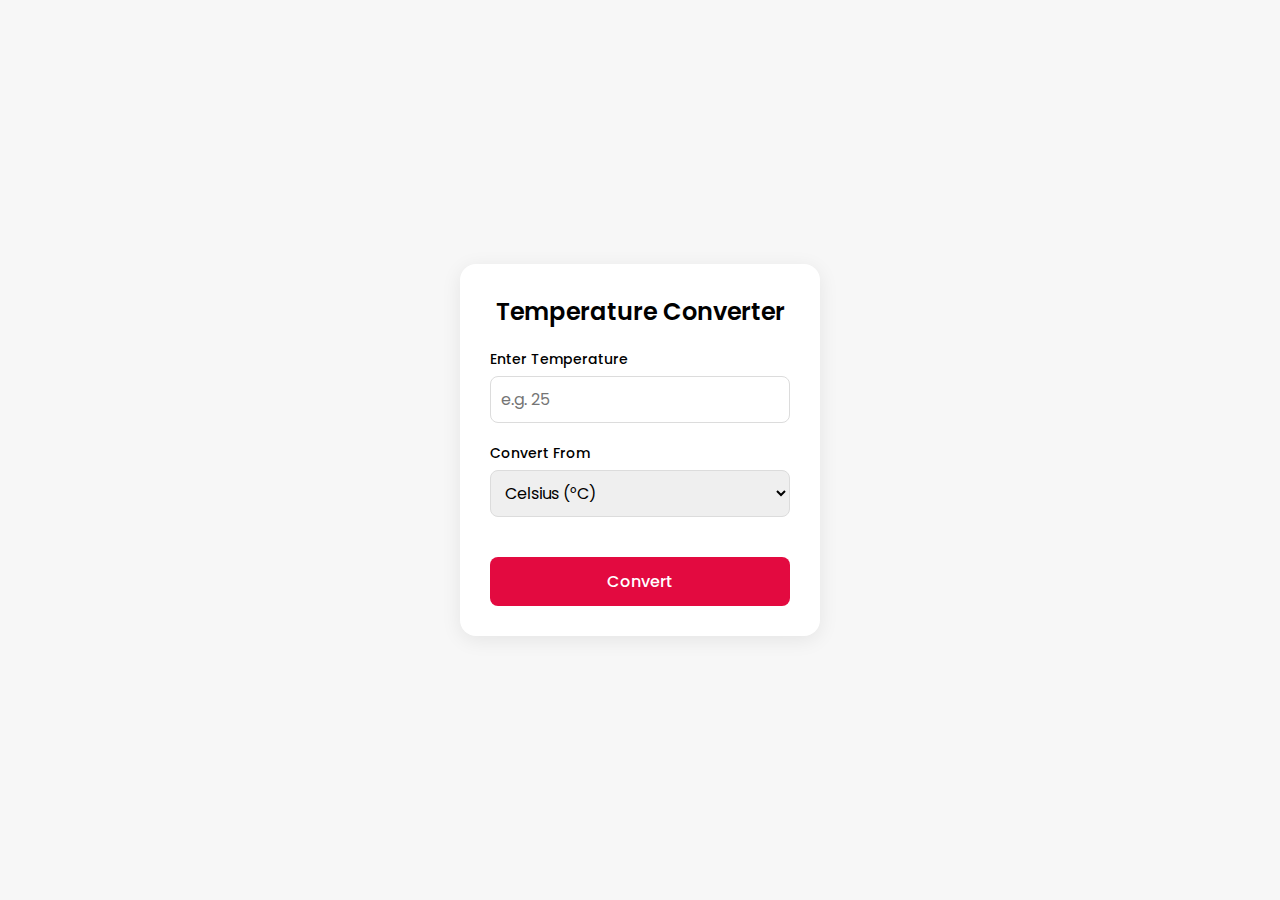
<file: Temperature Converter.html>
<!DOCTYPE html>
<html lang="en">
<head>
    <meta charset="UTF-8">
    <meta name="viewport" content="width=device-width, initial-scale=1.0">
    <title>Temperature Converter</title>

    <!-- Google Font: Poppins -->
    <link href="https://fonts.googleapis.com/css2?family=Poppins:wght@300;400;500;600&display=swap" rel="stylesheet">

    <style>
        * {
            margin: 0;
            padding: 0;
            box-sizing: border-box;
            font-family: "Poppins", sans-serif;
        }

        body {
            background: #f7f7f7;
            display: flex;
            justify-content: center;
            align-items: center;
            height: 100vh;
            padding: 20px;
        }

        .converter-container {
            background: #ffffff;
            padding: 30px;
            width: 360px;
            border-radius: 16px;
            box-shadow: 0 4px 20px rgba(0,0,0,0.08);
            text-align: center;
        }

        h2 {
            margin-bottom: 16px;
            font-size: 24px;
            font-weight: 600;
        }

        .input-group {
            margin: 20px 0;
            text-align: left;
        }

        label {
            font-size: 14px;
            display: block;
            margin-bottom: 6px;
            font-weight: 500;
        }

        input, select {
            width: 100%;
            padding: 10px;
            border-radius: 8px;
            border: 1px solid #dcdcdc;
            font-size: 16px;
        }

        input:focus, select:focus {
            border-color: rgb(227, 10, 64);
            outline: none;
        }

        button {
            margin-top: 20px;
            width: 100%;
            padding: 12px;
            border: none;
            border-radius: 8px;
            background: rgb(227, 10, 64);
            color: #fff;
            font-size: 16px;
            cursor: pointer;
            transition: 0.2s;
            font-weight: 500;
        }

        button:hover {
            background: rgb(190, 8, 52);
        }

        .result-box {
            margin-top: 20px;
            padding: 12px;
            background: #fff2f4;
            border-radius: 8px;
            border: 1px solid #ffd6dd;
            font-weight: 600;
            font-size: 18px;
            color: rgb(227, 10, 64);
        }
    </style>
</head>

<body>

    <div class="converter-container">
        <h2>Temperature Converter</h2>

        <div class="input-group">
            <label for="value">Enter Temperature</label>
            <input type="number" id="value" placeholder="e.g. 25">
        </div>

        <div class="input-group">
            <label for="unit">Convert From</label>
            <select id="unit">
                <option value="C">Celsius (°C)</option>
                <option value="F">Fahrenheit (°F)</option>
                <option value="K">Kelvin (K)</option>
            </select>
        </div>

        <button onclick="convertTemp()">Convert</button>

        <div id="result" class="result-box" style="display:none;"></div>
    </div>

    <script>
        function convertTemp() {
            let value = parseFloat(document.getElementById("value").value);
            let unit = document.getElementById("unit").value;
            let resultText = "";

            if (isNaN(value)) {
                alert("Please enter a valid number.");
                return;
            }

            let c, f, k;

            if (unit === "C") {
                c = value;
                f = (value * 9/5) + 32;
                k = value + 273.15;
            }
            else if (unit === "F") {
                c = (value - 32) * 5/9;
                f = value;
                k = c + 273.15;
            }
            else {
                c = value - 273.15;
                f = (c * 9/5) + 32;
                k = value;
            }

            document.getElementById("result").style.display = "block";
            document.getElementById("result").innerHTML =
                `Celsius: ${c.toFixed(2)} °C<br>
                 Fahrenheit: ${f.toFixed(2)} °F<br>
                 Kelvin: ${k.toFixed(2)} K`;
        }
    </script>

</body>
</html>
</file>
<file: Portfolio/style.css>
@import url('https://fonts.googleapis.com/css2?family=Poppins:wght@100;200;300;400;500;600&display=swap');

*{
    padding: 0;
    margin: 0;
    font-family: 'Poppins', sans-serif;
    box-sizing: border-box;
}

html{
    overflow-x: hidden;
}

body{
    width: 100%;
    height: 100vh;
    overflow: hidden;
    background: linear-gradient(to right, rgb(255,255,255), rgb(254,215,173));
}

nav{
    width: 100%;
    height: 10vh;
    position: sticky;
}


.nav-container{
    width: 100%;
    height: 100%;
    display: flex;
    justify-content: space-around;
    align-items: center;
}

.logo{
    color: black;
    font-size: 2rem;
    font-weight: bolder;
}

.logo span{
    color: rgb(0, 0, 0);
    /* text-shadow: 0 0 10px rgb(109,67, 0); */
}

.hamburg, .cancel{
    cursor: pointer;
    position: absolute;
    right: 15px;
    top: 10px;
    color: black;
    font-size: 2rem;
    display: none;
}

.nav-container .links {
    display: flex;
    gap: 3rem;
    align-items: center;
}

.nav-container .links a{
    position: relative;
    font-size: 1.2rem;
    color: black;
    text-decoration: none;
    font-weight: 500;
    transform: 0.3s linear;
}

.nav-container .links a::before{
    position: absolute;
    content: "";
    bottom: -3px;
    left: 0;
    width: 0%;
    height: 3px;
    background-color: rgb(227, 10, 64);
    transition: 0.2s linear;
}

.nav-container .links a:hover::before{
    width: 100%;
}

.nav-container .contact-btn{
    background-color: transparent;
    padding: 5px 20px;
    border-radius: 20px;
    border: 2px solid rgb(227, 10, 64);
    transition: 0.2s linear;
}

.nav-container .contact-btn a{
    color: rgb(0, 0, 0);
    transition: 0.3s linear;
}

.nav-container .contact-btn:hover, .nav-container .contact-btn:hover a{
    background-color: rgb(227, 10, 64);
    color: rgb(0, 0, 0);    
}

.nav-container .links a:hover{
    color: rgb(255, 255, 255);
}

.dropdown{
    z-index: 100;
    position: absolute;
    top: 0;
    transform: translateY(-500px);
    width: 100%;
    height: auto;
    backdrop-filter: brightness(40%) blur(3px);
    box-shadow: 0 0 20px black;
    transition: 0.2s linear;
}

.dropdown .links a{
    color: white;
    display: flex;
    text-decoration: none;
    justify-content: center;
    padding: 15px 0;
    align-items: center;
    transition: 0.2s linear;
}

.dropdown .links a:hover{
    background-color: rgb(227, 10, 64);
}

section{
    width: 100%;
    height: 90vh;
}

.main-container{
    width: 100%;
    height: 100%;
    display: flex;
    justify-content: space-evenly;
    align-items: center;
}

.main-container .image{
    z-index: -1;
    width: 50%;
}

.main-container .image img{
    width: 100%;
}

.main-container .content{
    color: black;
    width: 40%;
    min-height: 100px;
}

.content h1{
    font-size: clamp(1rem, 2rem + 5vw, 3rem);
}

.content h1 span{
    color: rgb(227, 10, 64);
    /* text-shadow: 0 0 10px rgb(109,67, 0); */
}

.content .typewriter{
    font-weight: 600;
    font-size: clamp(1rem, 1rem + 5vw, 2rem);
}

.content .typewriter span{
    color: rgb(227, 10, 64);
    font-size: 2.5rem;
    /* text-shadow: 0 0 5px rgb(109,67, 0); */
    position: relative;
    transition: 0.3s linear;
}

.typewriter span::before{
    content: "Developer";
    animation: words 15s infinite;
}

.typewriter span::after{
    content: "";
    position: absolute;
    width: calc(100% + 8px);
    height: 100%;
    border-left: 3px solid black;
    animation:  cursor 0.6s linear infinite;
}

@keyframes cursor {
    to{
        border-left: 3px solid #b74b4b;
    }
}

@keyframes words {
    0%, 33%{
        content: "Developer";
    }
    34%, 66%{
        content: "Designer";
    }
    67%, 100%{
        content: "Youtuber";
    }
}

.content p{
    font-size: clamp(0.4rem, 0.2rem + 9vw, 1rem);
    margin: 10px 0;
}

.social-links i{
    display: inline-flex;
    justify-content: center;
    align-items: center;
    width: 3rem;
    height: 3rem;
    background-color:transparent;
    border: 0.2rem solid rgb(227, 10, 64);
    border-radius: 50%;
    color:rgb(227, 10, 64);
    margin: 5px 10px;
    font-size: 1.5rem;
    transition: 0.2s linear;
}

.social-links i:hover{
    scale: 1.3;
    color: white;
    background-color: rgb(227, 10, 64);
    /* filter: drop-shadow(0 0 10px rgb(109,67,0)); */
}

.content button{
    width: 40%;
    height: 6vh;
    margin: 30px 0 0 0;
    background-color: rgb(227, 10, 64);
    color: white;
    border: none;
    outline: none;
    font-size: 100%;
    font-weight: 700;
    border-radius: 5px;
    transition: 0.2s linear;
}

/* align social links and the button with the paragraph text */
.social-links{
    display: flex;
    justify-content: flex-start;
    align-items: center;
    margin: 10px 0;
    padding: 0;
}

.content .btn{
    display: flex;
    justify-content: flex-start;
    align-items: center;
}

.content button:hover{
 scale: 1.1;
 color: rgb(227, 10, 64);
 border: 2px solid rgb(227, 10, 64);
 background-color: transparent;
 font-weight: 700;
 box-shadow: 0 0 40px rgb(227, 10, 64);
}

@media (max-width:884px) {
    body{
        overflow-y: visible;
    }

    nav .logo{
        position: absolute;
        top: 16px;
        left: 15px;
        font-size: 1.5rem;
    }

    .main-container{
        display: flex;
        flex-direction: column;
    }

    .nav-container .links{
        display: none;
    }

    .hamburg,.cancel{
        display: block;
    }

    .main-container .content{
        width: 80%;
    }

    .social-links i{
        width: 2.5rem;
        height: 2.5rem;
        font-size: 1.5rem;
    }
    .cancel{
        color: white;
    }

    .main-container .image{
        width: 80%;
        margin-bottom: 0px;
    }
}
</file>
